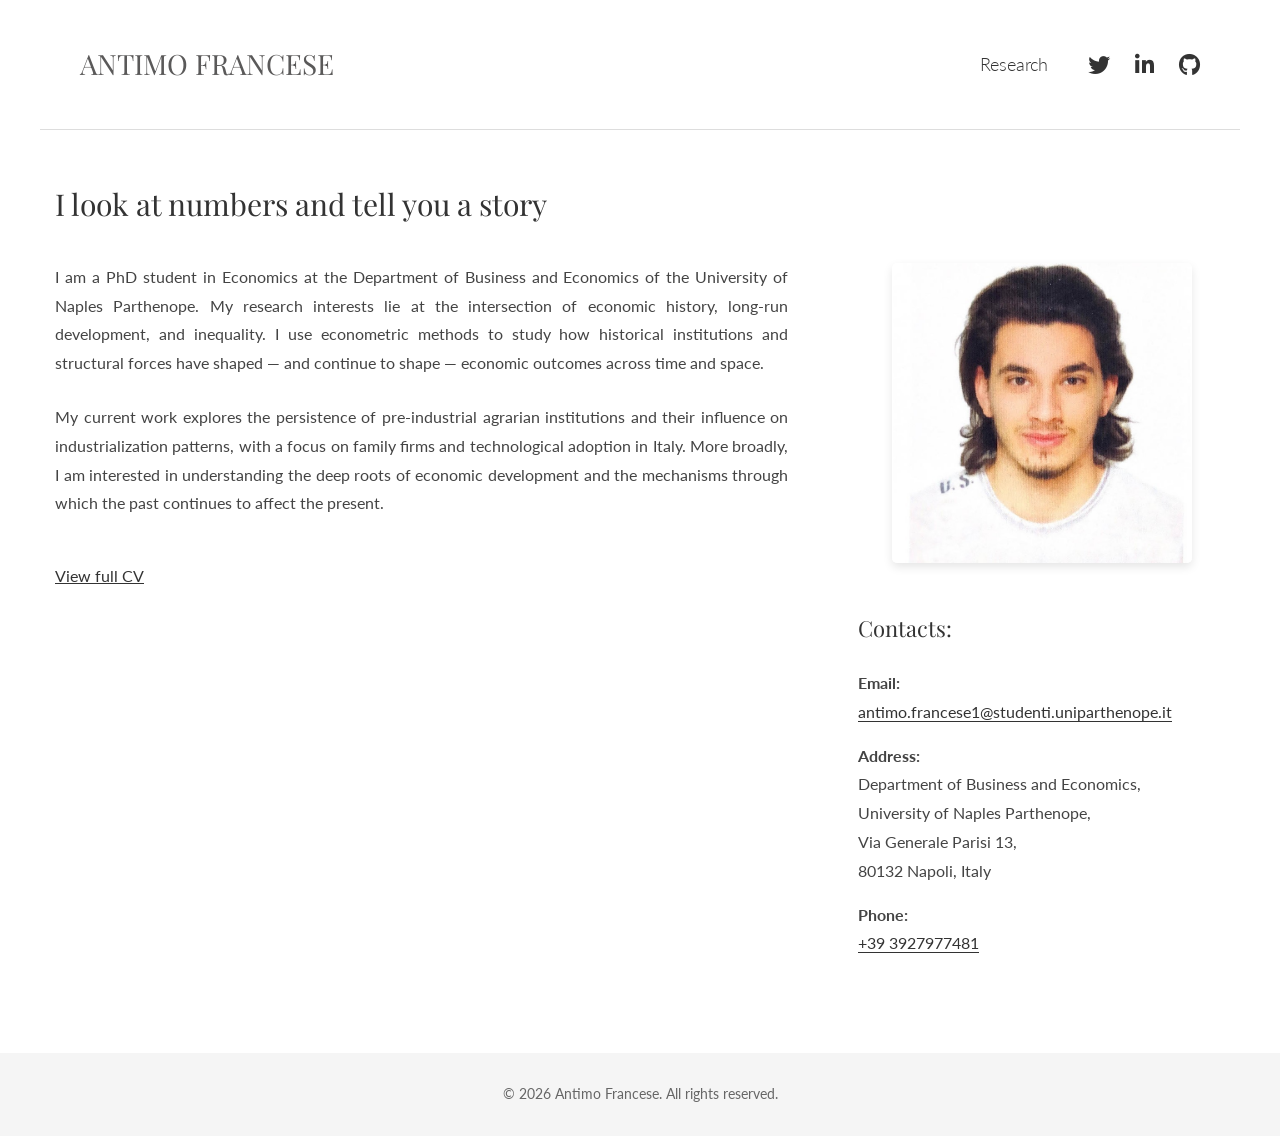
<file: index.html>
<!DOCTYPE html>
<html lang="it">
<head>
    <meta charset="UTF-8">
    <meta name="viewport" content="width=device-width, initial-scale=1.0">
    <title>Antimo Francese</title>
    
    <link href="https://fonts.googleapis.com/css2?family=Playfair+Display:wght@400&family=Lato:wght@300;400;700&display=swap" rel="stylesheet">
    <link rel="stylesheet" href="https://cdnjs.cloudflare.com/ajax/libs/font-awesome/6.0.0/css/all.min.css">
    
    <style>
        * {
            margin: 0;
            padding: 0;
            box-sizing: border-box;
        }

        body {
            font-family: 'Lato', sans-serif;
            background-color: #ffffff;
            color: #333;
            line-height: 1.6;
        }

        .container {
            max-width: 1250px;
            margin: 0 auto;
            padding: 0 40px;
        }

        header {
            padding-top: 42px;
        }

        .header-content {
            max-width: 1200px;
            margin: 0 auto;
            padding: 0 40px;
            display: flex;
            justify-content: space-between;
            align-items: center;
            padding-bottom: 42px;
            border-bottom: 1px solid #ddd;
        }

        .header-content h1 {
            font-family: 'Playfair Display', serif;
            font-size: 28px;
            font-weight: 200;
            color: #5a5959;
            margin: 0;
        }

        nav {
            display: flex;
            gap: 40px;
            align-items: center;
        }

        nav a {
            color: #333;
            text-decoration: none;
            font-size: 18px;
            font-weight: 300;
            transition: color 0.3s ease;
        }

        nav a:hover {
            color: #4A90E2;
        }

        /* MODIFICA PRINCIPALE: Aggiunto spazio sopra il titolo */
        #bio {
            padding-top: 50px; /* Spazio sopra il titolo */
        }

        .section-title {
            font-family: 'Playfair Display', serif;
            font-size: 30px;
            font-weight: 400;
            margin-bottom: 35px;
            color: #333;
        }

        /* MODIFICA: Layout principale a due colonne */
        .main-content {
            display: flex;
            gap: 70px;
            align-items: flex-start;
            margin-top: 35px;
        }

        /* Colonna sinistra (biografia) */
        .left-column {
            flex: 2;
        }

        .bio-content {
            display: flex;
            flex-direction: column;
            gap: 35px;
        }

        .bio-text p {
            font-size: 16px;
            line-height: 1.8;
            margin-bottom: 25px;
            text-align: justify;
            color: #444;
        }

        .cv-link {
            display: inline-block;
            margin-top: 20px;
            color: #333;
            text-decoration: underline;
            font-weight: 400;
            transition: color 0.3s ease;
        }

        .cv-link:hover {
            color: #666;
        }

        /* Colonna destra (foto + contatti) */
        .right-column {
            flex: 1;
            display: flex;
            flex-direction: column;
            gap: 40px;
        }

        .bio-image {
            text-align: center;
        }

        .bio-image img {
            max-width: 100%;
            width: 300px;
            height: auto;
            border-radius: 5px;
            box-shadow: 0 4px 10px rgba(0,0,0,0.1);
        }

        .contact-info {
            font-size: 16px;
            line-height: 1.8;
            color: #444;
        }

        .contact-info h3 {
            font-family: 'Playfair Display', serif;
            font-size: 22px;
            font-weight: 400;
            margin-bottom: 20px;
            color: #333;
        }

        .contact-info p {
            margin-bottom: 15px;
        }

        .contact-info a {
            color: #333;
            text-decoration: none;
            border-bottom: 1px solid #333;
            transition: all 0.3s ease;
        }

        .contact-info a:hover {
            color: #4A90E2;
            border-bottom-color: #4A90E2;
        }

        .nav-socials {
            display: flex;
            gap: 25px;
        }

        .nav-socials a {
            color: #333;
            text-decoration: none;
            font-size: 22px;
            font-weight: 400;
            transition: color 0.3s ease;
        }

        .nav-socials a:hover {
            color: #4A90E2;
        }

        footer {
            background-color: #f5f5f5;
            padding: 30px 0;
            text-align: center;
            margin-top: 80px;
        }

        footer p {
            color: #666;
            font-size: 14px;
        }

        @media (max-width: 992px) {
            .main-content {
                flex-direction: column;
                gap: 40px;
            }
            
            .right-column {
                order: -1;
                align-items: center;
            }
            
            .bio-image img {
                width: 250px;
            }
        }

        @media (max-width: 768px) {
            .container {
                padding: 0 20px;
            }
            
            header {
                padding: 35px 0;
            }

            .header-content {
                flex-direction: column;
                align-items: flex-start;
                gap: 20px;
                padding: 0 20px;
                padding-bottom: 35px;
            }

            nav {
                gap: 20px;
                flex-wrap: wrap;
            }

            nav a {
                font-size: 16px;
            }
            
            .nav-socials {
                gap: 20px;
            }
            
            .nav-socials a {
                font-size: 20px;
            }

            /* Riduci lo spazio su mobile se sembra troppo */
            #bio {
                padding-top: 30px; /* Meno spazio su mobile */
            }

            .section-title {
                font-size: 26px;
                margin-bottom: 30px;
            }

            footer {
                margin-top: 60px;
            }
        }
    </style>
</head>
<body>
    <header>
        <div class="header-content">
            <h1><a href="index.html" style="text-decoration: none; color: inherit;">ANTIMO FRANCESE</a></h1>
            <nav>
                <a href="research.html">Research</a>
                <!-- <a href="conferences.html">Conferences</a> -->
                <div class="nav-socials">
                    <a href="https://x.com/antimofrancese" target="_blank" aria-label="Twitter">
                        <i class="fab fa-twitter"></i>
                    </a>
                    <a href="https://www.linkedin.com/in/antimo-francese-695107225" target="_blank" aria-label="LinkedIn">
                        <i class="fab fa-linkedin-in"></i>
                    </a>
                    <a href="https://github.com/francesean" target="_blank" aria-label="GitHub">
                        <i class="fab fa-github"></i>
                    </a>
                </div>
            </nav>
        </div>
    </header>

    <div class="container">
        <section id="bio">
            <h2 class="section-title">I look at numbers and tell you a story</h2>
            
            <div class="main-content">
                <!-- Colonna sinistra: biografia -->
                <div class="left-column">
                    <div class="bio-content">
                        <div class="bio-text">
                            <p>
                                I am a PhD student in Economics at the Department of Business and Economics of the University of Naples Parthenope. My research interests lie at the intersection of economic history, long-run development, and inequality. I use econometric methods to study how historical institutions and structural forces have shaped — and continue to shape — economic outcomes across time and space.
                            </p>
                            <p>
                                My current work explores the persistence of pre-industrial agrarian institutions and their influence on industrialization patterns, with a focus on family firms and technological adoption in Italy. More broadly, I am interested in understanding the deep roots of economic development and the mechanisms through which the past continues to affect the present.
                            </p>
                            <a href="https://www.dropbox.com/scl/fi/mao6ebhfydt0g5w2amuk3/cv.pdf?rlkey=mmmcfga3kstcw0dir2l6s97ab&st=d4603045&dl=0" target="_blank" class="cv-link">View full CV</a>
                        </div>
                    </div>
                </div>
                
                <!-- Colonna destra: foto + contatti -->
                <div class="right-column">
                    <div class="bio-image">
                        <img src="img.jpeg" alt="Antimo Francese">
                    </div>
                    
                    <div class="contact-info">
                        <h3>Contacts:</h3>
                        <p>
                            <strong>Email:</strong><br>
                            <a href="mailto:antimo.francese1@studenti.uniparthenope.it">antimo.francese1@studenti.uniparthenope.it</a>
                        </p>
                        <p>
                            <strong>Address:</strong><br>
                            Department of Business and Economics,<br>
                            University of Naples Parthenope,<br>
                            Via Generale Parisi 13,<br>
                            80132 Napoli, Italy
                        </p>
                        <p>
                            <strong>Phone:</strong><br>
                            <a href="tel:+39 3927977481">+39 3927977481</a>
                        </p>
                    </div>
                </div>
            </div>
        </section>
    </div>

    <footer>
        <p>&copy; 2026 Antimo Francese. All rights reserved.</p>
    </footer>
</body>
</html>
</file>
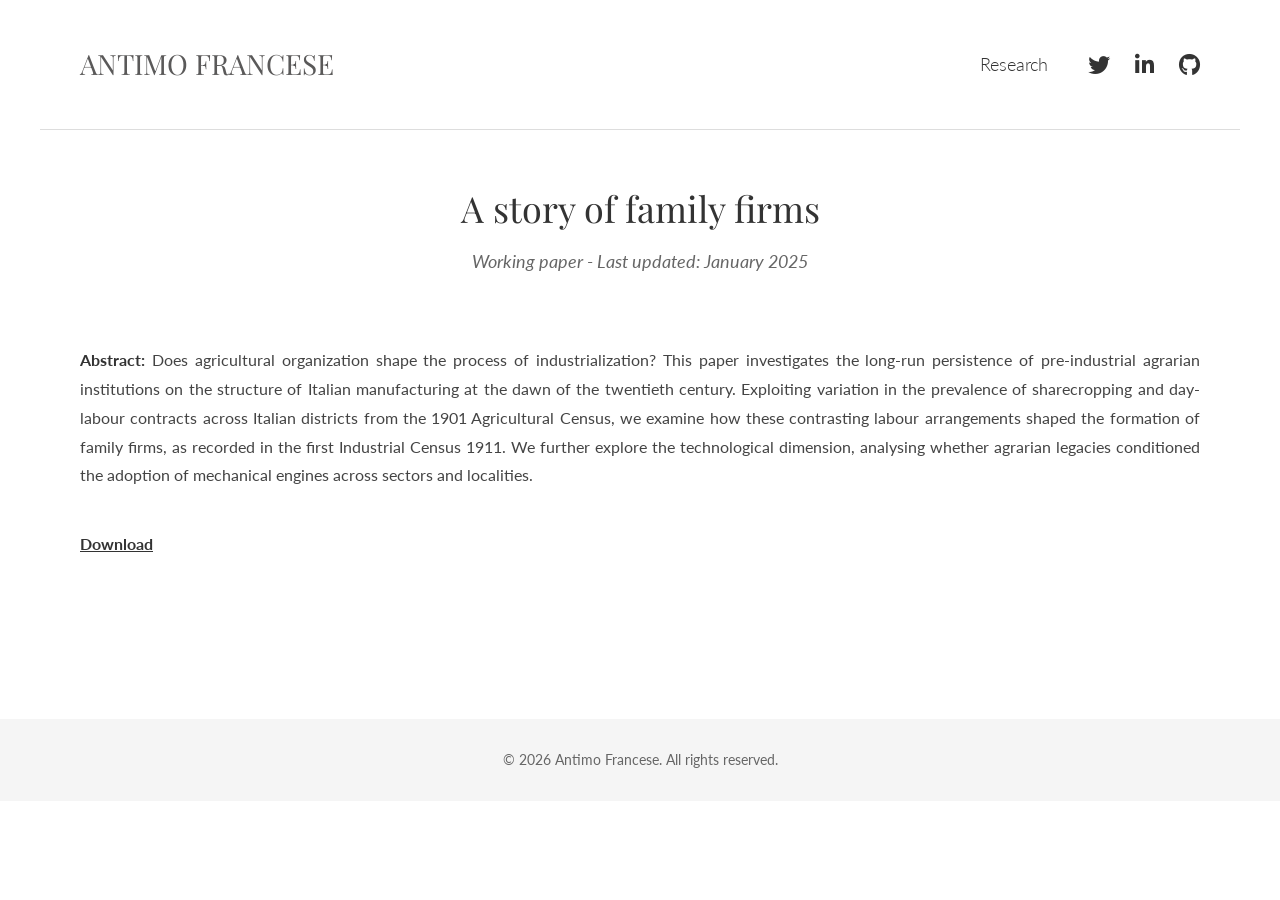
<file: ffirms.html>
<!DOCTYPE html>
<html lang="it">
<head>
    <meta charset="UTF-8">
    <meta name="viewport" content="width=device-width, initial-scale=1.0">
    <title>Antimo Francese - A story of family firms</title>
    
    <link href="https://fonts.googleapis.com/css2?family=Playfair+Display:wght@400&family=Lato:wght@300;400;700&display=swap" rel="stylesheet">
    <link rel="stylesheet" href="https://cdnjs.cloudflare.com/ajax/libs/font-awesome/6.0.0/css/all.min.css">
    
    <style>
        * {
            margin: 0;
            padding: 0;
            box-sizing: border-box;
        }

        body {
            font-family: 'Lato', sans-serif;
            background-color: #ffffff;
            color: #333;
            line-height: 1.6;
        }

        .container {
            max-width: 1200px;
            margin: 0 auto;
            padding: 0 40px;
        }

        header {
            padding-top: 42px;
        }

        .header-content {
            max-width: 1200px;
            margin: 0 auto;
            padding: 0 40px;
            display: flex;
            justify-content: space-between;
            align-items: center;
            padding-bottom: 42px; 
            border-bottom: 1px solid #ddd; 
        }

        .header-content h1 {
            font-family: 'Playfair Display', serif;
            font-size: 28px; 
            font-weight: 200; 
            color: #5a5959;
            margin: 0;
        }
        
        .header-content h1 a {
            text-decoration: none;
            color: inherit;
        }

        nav {
            display: flex;
            gap: 40px;
            align-items: center; 
        }

        nav a {
            color: #333;
            text-decoration: none;
            font-size: 18px;
            font-weight: 300; 
            transition: color 0.3s ease;
        }

        nav a:hover {
            color: #4A90E2;
        }
        
        /* NUOVO: Titolo della pagina sotto l'header */
        .page-title {
            padding: 50px 0 30px 0;
            text-align: center;
        }
        
        .page-title h2 {
            font-family: 'Playfair Display', serif;
            font-size: 36px;
            font-weight: 400;
            color: #333;
            margin: 0;
        }
        
        .page-subtitle {
            font-size: 18px;
            color: #666;
            margin-top: 10px;
            font-style: italic;
        }

        section {
            padding: 40px 0;
        }

        .section-title {
            font-family: 'Playfair Display', serif;
            font-size: 30px;
            font-weight: 400; 
            margin-bottom: 40px;
            color: #333;
        }

        .nav-socials {
            display: flex;
            gap: 25px; 
        }

        .nav-socials a {
            color: #333;
            text-decoration: none;
            font-size: 22px; 
            font-weight: 400; 
            transition: color 0.3s ease;
        }

        .nav-socials a:hover {
            color: #4A90E2; 
        }

        /* --- Stili per la pagina Research --- */
        .research-item {
            margin-bottom: 40px;
        }
        
        .research-item h3 {
            font-family: 'Playfair Display', serif;
            font-size: 24px;
            font-weight: 400;
            margin-bottom: 10px;
            color: #333;
        }
        
        .research-item p {
            font-size: 16px;
            line-height: 1.8;
            color: #444;
            text-align: justify;
        }
        
        .research-item .authors {
            font-style: italic;
            color: #666;
            margin-bottom: 15px;
        }
        
        .research-item a {
            color: #333;
            text-decoration: underline;
            font-weight: 700;
            transition: color 0.3s ease;
        }
        
        .research-item a:hover {
            color: #4A90E2;
        }
        
        /* NUOVO: Stile per abstract con parte in grassetto */
        .abstract-text {
            font-size: 16px;
            line-height: 1.8;
            color: #444;
            text-align: justify;
        }
        
        .abstract-label {
            font-weight: 700;
            color: #333;
        }
        /* --- Fine Stili Research --- */

        footer {
            background-color: #f5f5f5;
            padding: 30px 0;
            text-align: center;
            margin-top: 80px;
        }

        footer p {
            color: #666;
            font-size: 14px;
        }

        @media (max-width: 768px) {
            .container {
                padding: 0 20px;
            }
            
            header {
                padding: 40px 0;
            }

            .header-content {
                flex-direction: column;
                align-items: flex-start;
                gap: 20px;
                padding: 0 20px;
            }

            nav {
                gap: 20px;
                flex-wrap: wrap;
            }

            nav a {
                font-size: 16px;
            }
            
            .nav-socials {
                gap: 20px;
            }
            
            .nav-socials a {
                font-size: 20px;
            }

            .page-title {
                padding: 30px 0 20px 0;
            }
            
            .page-title h2 {
                font-size: 28px;
            }
            
            .page-subtitle {
                font-size: 16px;
            }

            .section-title {
                font-size: 28px;
            }
        }
    </style>
</head>
<body>
    <header>
        <div class="header-content">
            <h1>
                <a href="index.html">ANTIMO FRANCESE</a>
            </h1>
            <nav>
                <a href="research.html">Research</a>
                <!-- <a href="conferences.html">Conferences</a> -->
                <div class="nav-socials">
                    <a href="https://x.com/antimofrancese" target="_blank" aria-label="Twitter">
                        <i class="fab fa-twitter"></i>
                    </a>
                    <a href="https://www.linkedin.com/in/antimo-francese-695107225" target="_blank" aria-label="LinkedIn">
                        <i class="fab fa-linkedin-in"></i>
                    </a>
                    <a href="https://github.com/francesean" target="_blank" aria-label="GitHub">
                        <i class="fab fa-github"></i>
                    </a>
                </div>
            </nav>
        </div>
    </header>

    <!-- NUOVA SEZIONE: Titolo della pagina -->
    <div class="page-title">
        <div class="container">
            <h2>A story of family firms</h2>
            <div class="page-subtitle">Working paper - Last updated: January 2025</div>
        </div>
    </div>

    <div class="container">
        <section id="content">
            <!-- MODIFICA: Abstract con "Abstract:" in grassetto -->
            <div class="research-item">
                <p class="abstract-text">
                    <span class="abstract-label">Abstract:</span> Does agricultural organization shape the process of industrialization? This paper investigates the long-run persistence of pre-industrial agrarian institutions on the structure of Italian manufacturing at the dawn of the twentieth century. Exploiting variation in the prevalence of sharecropping and day-labour contracts across Italian districts from the 1901 Agricultural Census, we examine how these contrasting labour arrangements shaped the formation of family firms, as recorded in the first Industrial Census 1911. We further explore the technological dimension, analysing whether agrarian legacies conditioned the adoption of mechanical engines across sectors and localities.
                </p>
            </div>
                        
            <div class="research-item">
                <p>
                    <a href="#">Download</a>
                </p>
            </div>
        </section>
    </div>

    <footer>
        <p>&copy; 2026 Antimo Francese. All rights reserved.</p>
    </footer>
</body>
</html>
</file>
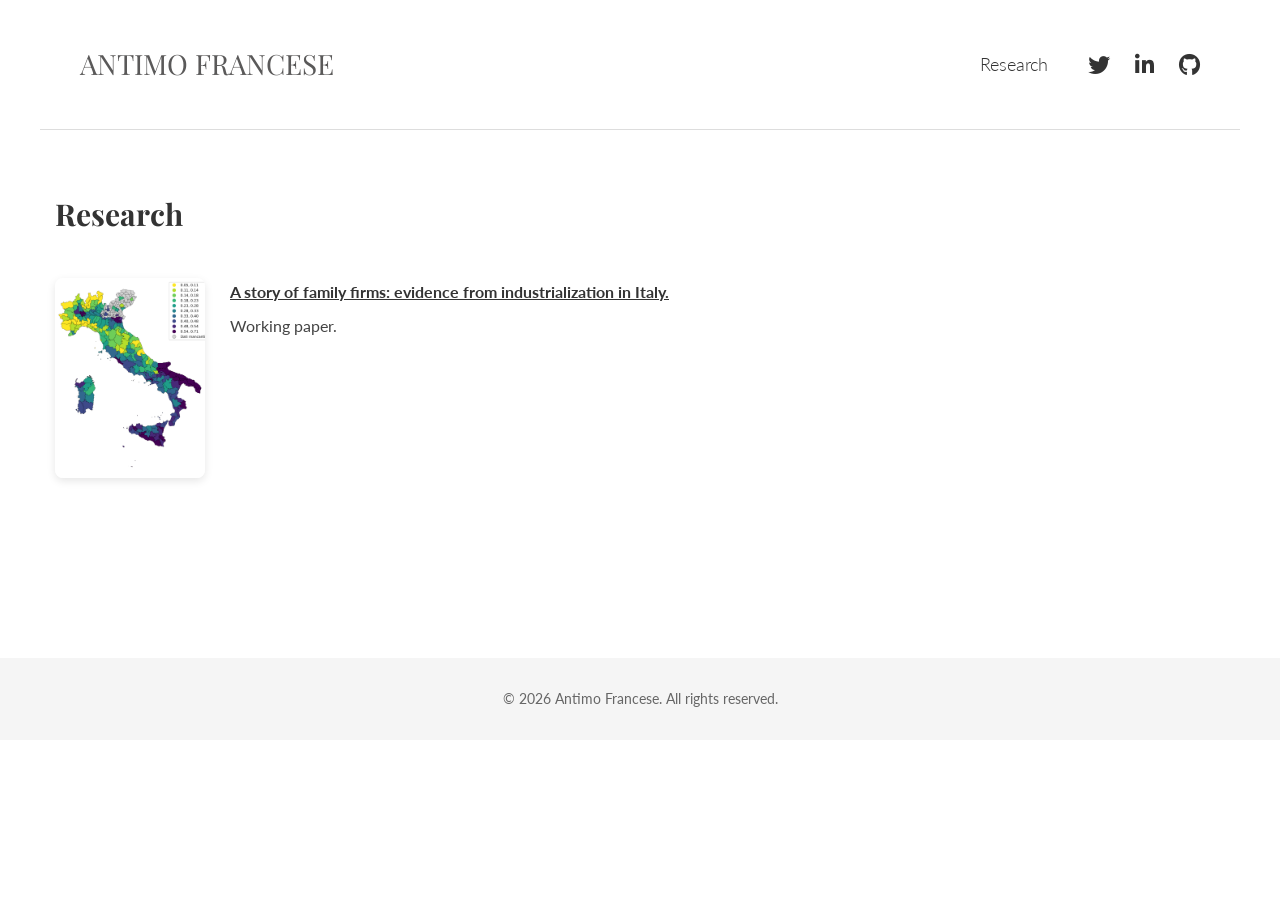
<file: research.html>
<!DOCTYPE html>
<html lang="it">
<head>
    <meta charset="UTF-8">
    <meta name="viewport" content="width=device-width, initial-scale=1.0">
    <title>Antimo Francese - Research</title>
    
    <link href="https://fonts.googleapis.com/css2?family=Playfair+Display:wght@400&family=Lato:wght@300;400;700&display=swap" rel="stylesheet">
    <link rel="stylesheet" href="https://cdnjs.cloudflare.com/ajax/libs/font-awesome/6.0.0/css/all.min.css">
    
    <style>
        * {
            margin: 0;
            padding: 0;
            box-sizing: border-box;
        }

        body {
            font-family: 'Lato', sans-serif;
            background-color: #ffffff;
            color: #333;
            line-height: 1.6;
        }

        .container {
            max-width: 1250px;
            margin: 0 auto;
            padding: 0 40px;
        }

        header {
            padding-top: 42px;
        }

        .header-content {
            max-width: 1200px;
            margin: 0 auto;
            padding: 0 40px;
            display: flex;
            justify-content: space-between;
            align-items: center;
            padding-bottom: 42px; 
            border-bottom: 1px solid #ddd; 
        }

        .header-content h1 {
            font-family: 'Playfair Display', serif;
            font-size: 28px; 
            font-weight: 200; 
            color: #5a5959;
            margin: 0;
        }
        
        .header-content h1 a {
            text-decoration: none;
            color: inherit;
        }

        nav {
            display: flex;
            gap: 40px;
            align-items: center; 
        }

        nav a {
            color: #333;
            text-decoration: none;
            font-size: 18px;
            font-weight: 300; 
            transition: color 0.3s ease;
        }

        nav a:hover {
            color: #4A90E2;
        }
        
        section {
            padding: 60px 0;
        }

        .section-title {
            font-family: 'Playfair Display', serif;
            font-size: 30px;
            font-weight: 400; 
            margin-bottom: 40px;
            color: #333;
        }

        .nav-socials {
            display: flex;
            gap: 25px; 
        }

        .nav-socials a {
            color: #333;
            text-decoration: none;
            font-size: 22px; 
            font-weight: 400; 
            transition: color 0.3s ease;
        }

        .nav-socials a:hover {
            color: #4A90E2; 
        }

        /* --- Stili per la pagina Research --- */
        .research-item {
            margin-bottom: 40px;
            display: flex;
            gap: 25px;
            align-items: flex-start;
        }
        
        .research-image {
            width: 150px;
            height: 200px;
            border-radius: 8px;
            object-fit: cover;
            box-shadow: 0 3px 8px rgba(0,0,0,0.1);
            flex-shrink: 0;
        }
        
        .research-content {
            flex: 1;
        }
        
        .research-item h3 {
            font-family: 'Playfair Display', serif;
            font-size: 24px;
            font-weight: 400;
            margin-bottom: 10px;
            color: #333;
        }
        
        .research-item p {
            font-size: 16px;
            line-height: 1.8;
            color: #444;
            text-align: justify;
            margin-bottom: 5px;
        }
        
        .research-item .authors {
            font-style: italic;
            color: #666;
            margin-bottom: 15px;
        }
        
        .research-item a {
            color: #333;
            text-decoration: underline;
            font-weight: 700;
            transition: color 0.3s ease;
        }
        
        .research-item a:hover {
            color: #4A90E2;
        }
        /* --- Fine Stili Research --- */

        footer {
            background-color: #f5f5f5;
            padding: 30px 0;
            text-align: center;
            margin-top: 80px;
        }

        footer p {
            color: #666;
            font-size: 14px;
        }

        @media (max-width: 768px) {
            .container {
                padding: 0 20px;
            }
            
            header {
                padding: 40px 0;
            }

            .header-content {
                flex-direction: column;
                align-items: flex-start;
                gap: 20px;
                padding: 0 20px;
            }

            nav {
                gap: 20px;
                flex-wrap: wrap;
            }

            nav a {
                font-size: 16px;
            }
            
            .nav-socials {
                gap: 20px;
            }
            
            .nav-socials a {
                font-size: 20px;
            }

            .section-title {
                font-size: 28px;
            }
            
            .research-item {
                flex-direction: column;
                gap: 15px;
            }
            
            .research-image {
                width: 80px;
                height: 80px;
            }
        }
    </style>
</head>
<body>
    <header>
        <div class="header-content">
            <h1>
                <a href="index.html">ANTIMO FRANCESE</a>
            </h1>
            <nav>
                <a href="research.html">Research</a>
                <!-- <a href="conferences.html">Conferences</a> -->
                <div class="nav-socials">
                    <a href="https://x.com/antimofrancese" target="_blank" aria-label="Twitter">
                        <i class="fab fa-twitter"></i>
                    </a>
                    <a href="https://www.linkedin.com/in/antimo-francese-695107225" target="_blank" aria-label="LinkedIn">
                        <i class="fab fa-linkedin-in"></i>
                    </a>
                    <a href="https://github.com/francesean" target="_blank" aria-label="GitHub">
                        <i class="fab fa-github"></i>
                    </a>
                </div>
            </nav>
        </div>
    </header>

    <div class="container">
        
        <section id="research">
            <h2 class="section-title"><strong>Research</strong></h2>
            
            <div class="research-item">
                <!-- Immagine a sinistra del titolo della ricerca -->
                <img src="shbraccianti.png" alt="Family Firms Research" class="research-image">
                
                <div class="research-content">
                    <p>
                        <a href="ffirms.html">A story of family firms: evidence from industrialization in Italy.</a>
                    </p>
                    <p>
                        Working paper.
                    </p>
                </div>
            </div>
            
        </section>

    </div>
    <footer>
        <p>&copy; 2026 Antimo Francese. All rights reserved.</p>
    </footer>
</body>
</html>
</file>
